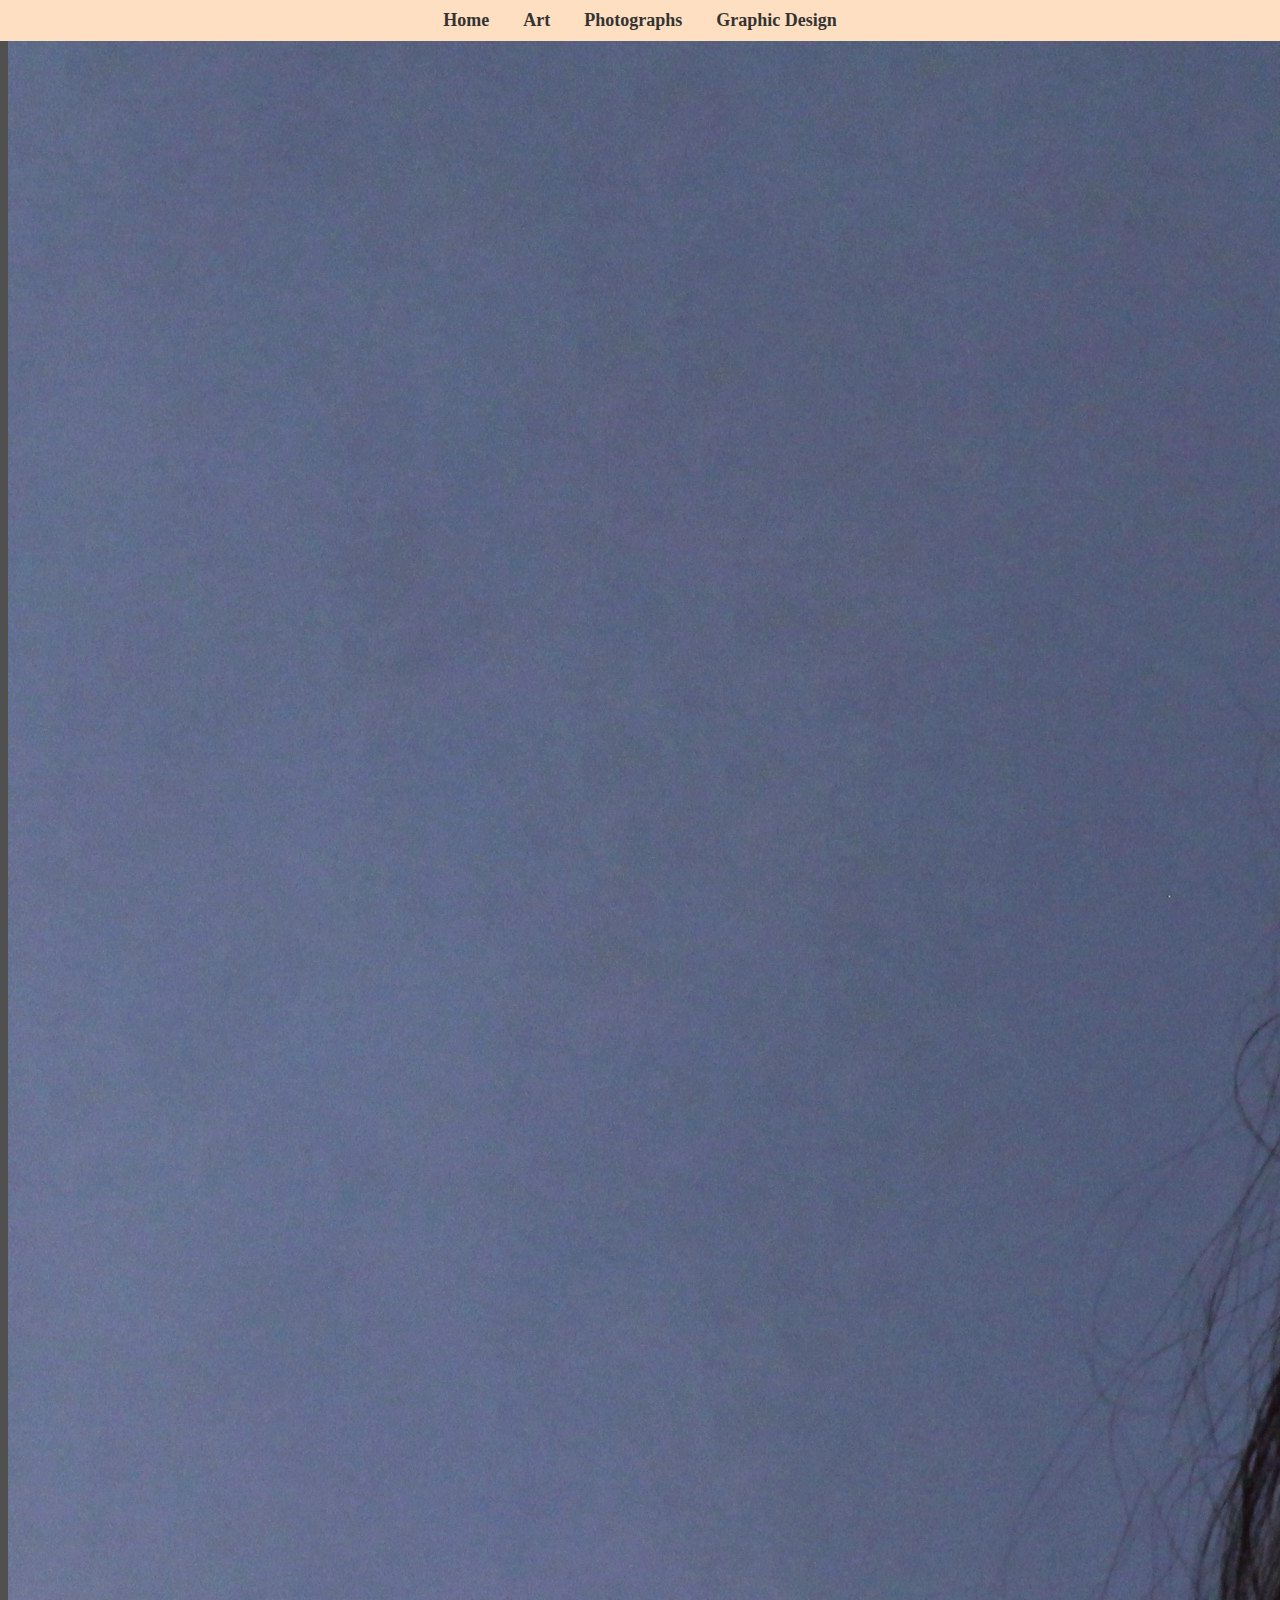
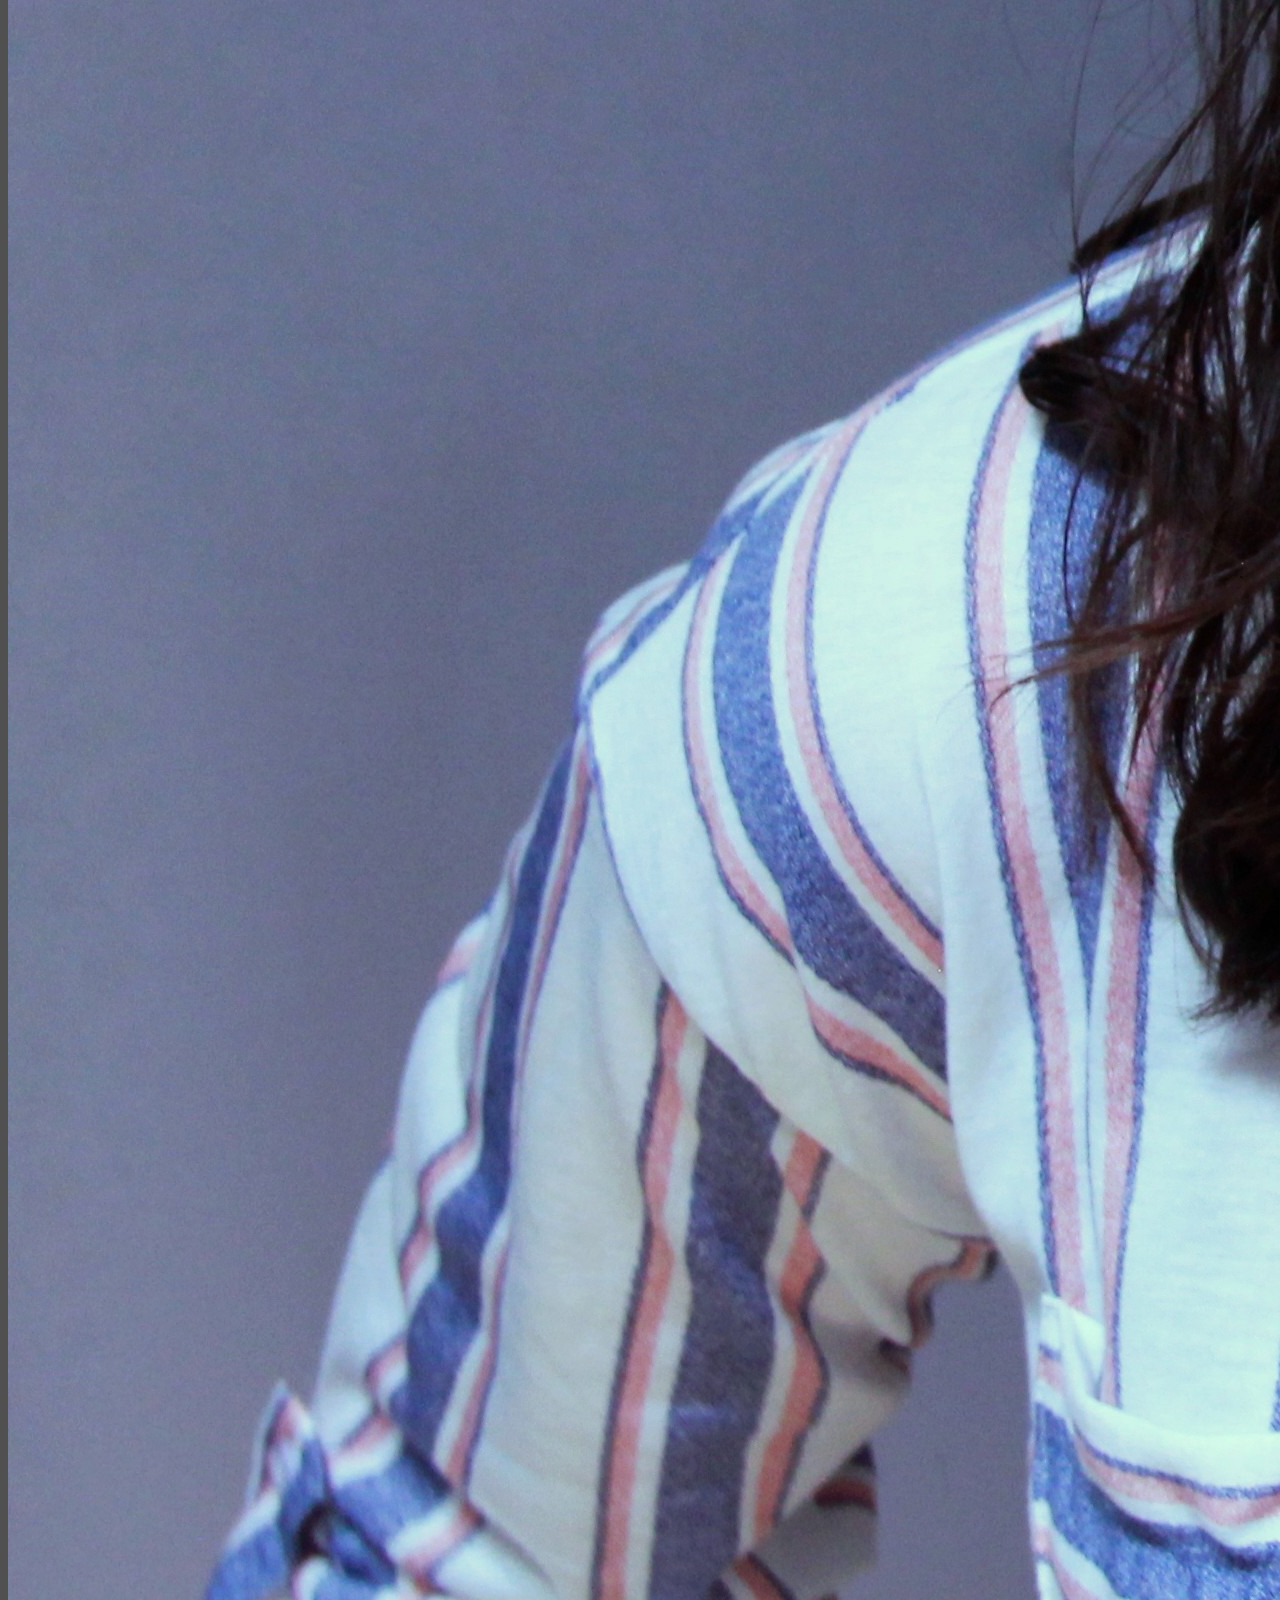
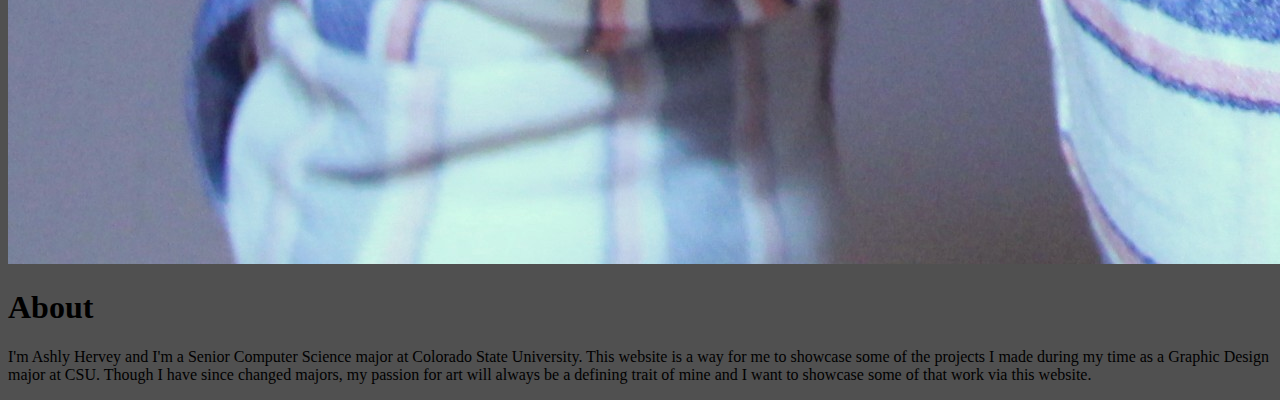
<file: index.html>
<!DOCTYPE html>
<html>
  <head>
    <link rel="preconnect" href="https://fonts.googleapis.com">
    <link rel="preconnect" href="https://fonts.gstatic.com" crossorigin>
    <link href="https://fonts.googleapis.com/css2?family=Merriweather&display=swap" rel="stylesheet">
    <link rel="stylesheet" href="Styles/navbar.css">
    <link rel="stylesheet" href="Styles/index.css">
    <title>Ashly Hervey's Portfolio</title>
  </head>
  <body>
  <header class="header">
    <nav>
      <ul>
          <li><a href="/Personal-Portfolio-Website/index.html">Home</a></li>
          <li><a href="/Personal-Portfolio-Website/art.html">Art</a></li>
          <li><a href="/Personal-Portfolio-Website/photos.html">Photographs</a></li>
          <li><a href="/Personal-Portfolio-Website/graphics.html">Graphic Design</a></li>
      </ul>
  </nav>
  </header>
  <div class="container">
    <img class="main-photo" src="Pictures/Portraits/Professional-headshot-PF.jpg">
    <div class="bio">
      <h1 class="subheading">About</h1>
      <p>
      I'm Ashly Hervey and I'm a Senior Computer Science major at Colorado State University. 
      This website is a way for me to showcase some of the projects I made during my time as a Graphic Design major at CSU.  
      Though I have since changed majors, my passion for art will always be a defining trait of mine and I 
      want to showcase some of that work via this website. 
      </p>
    </div>
  </div>
  </body>
</html>
</file>
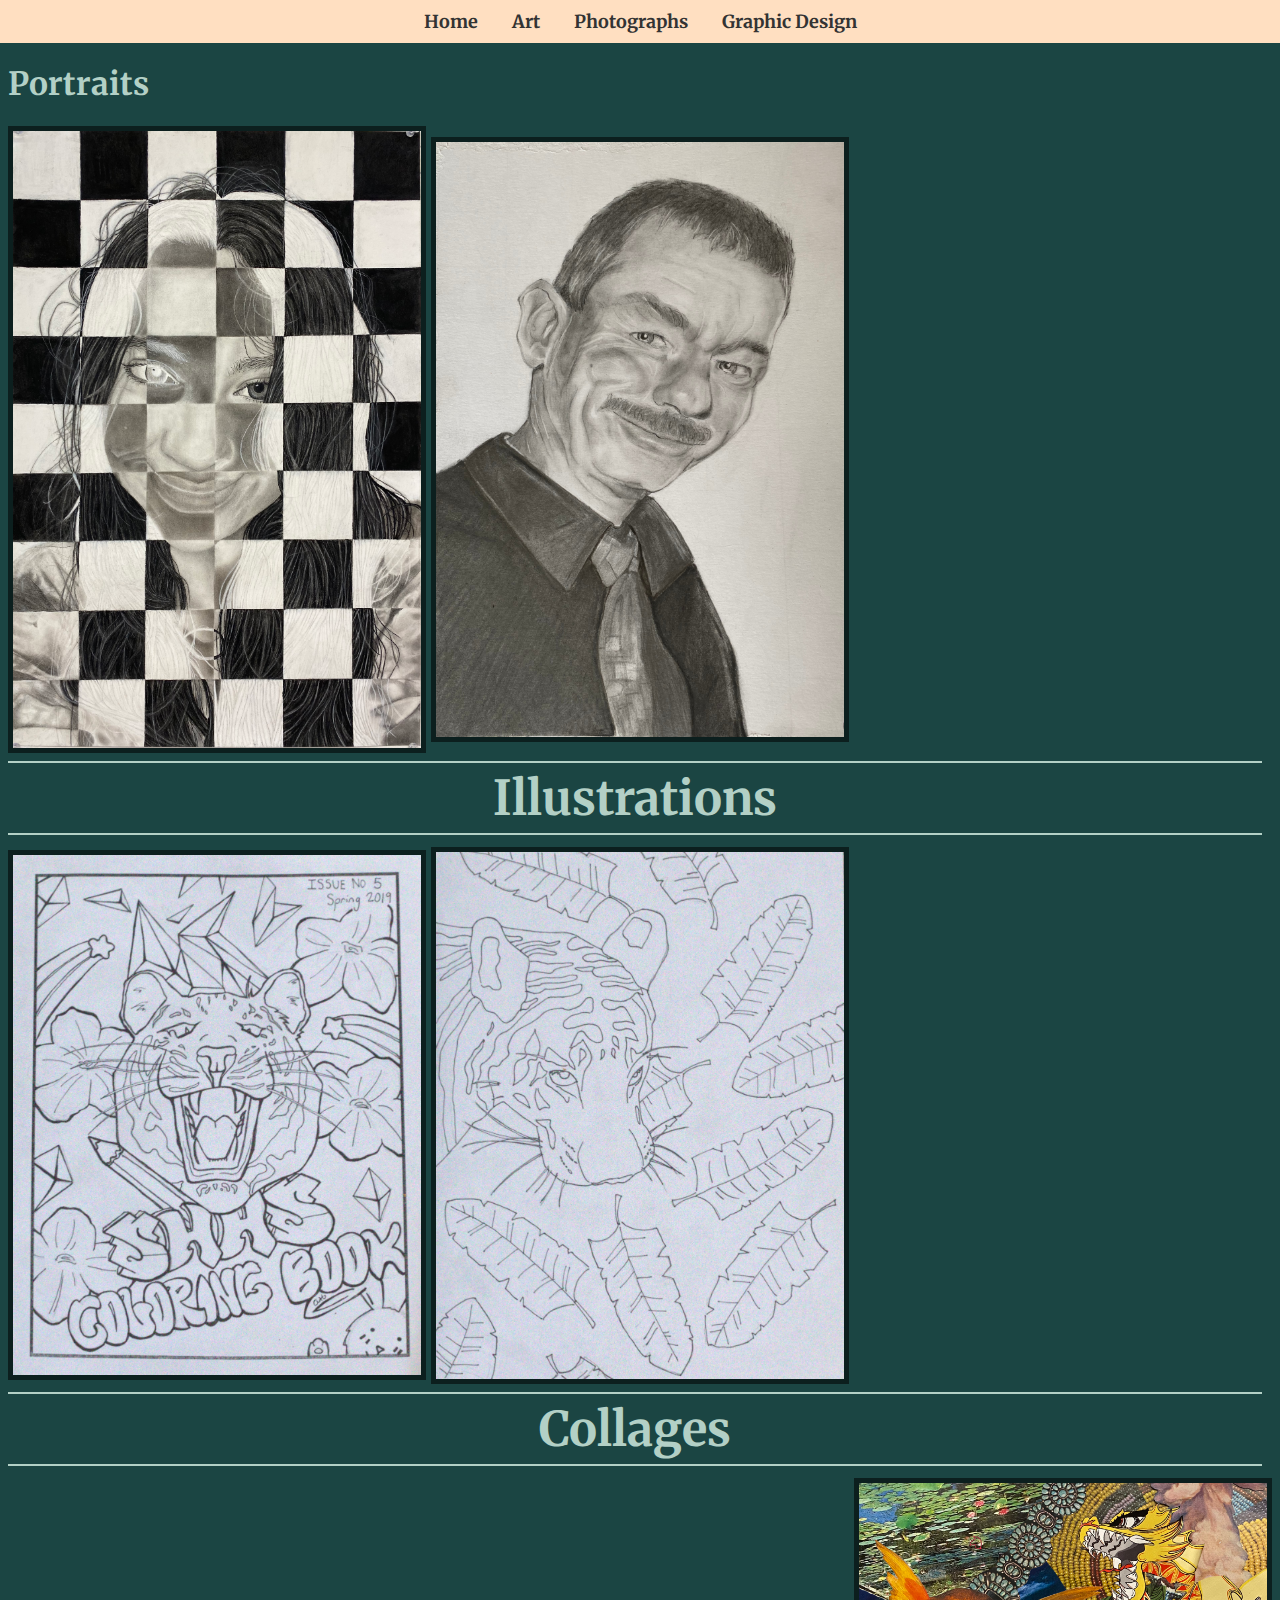
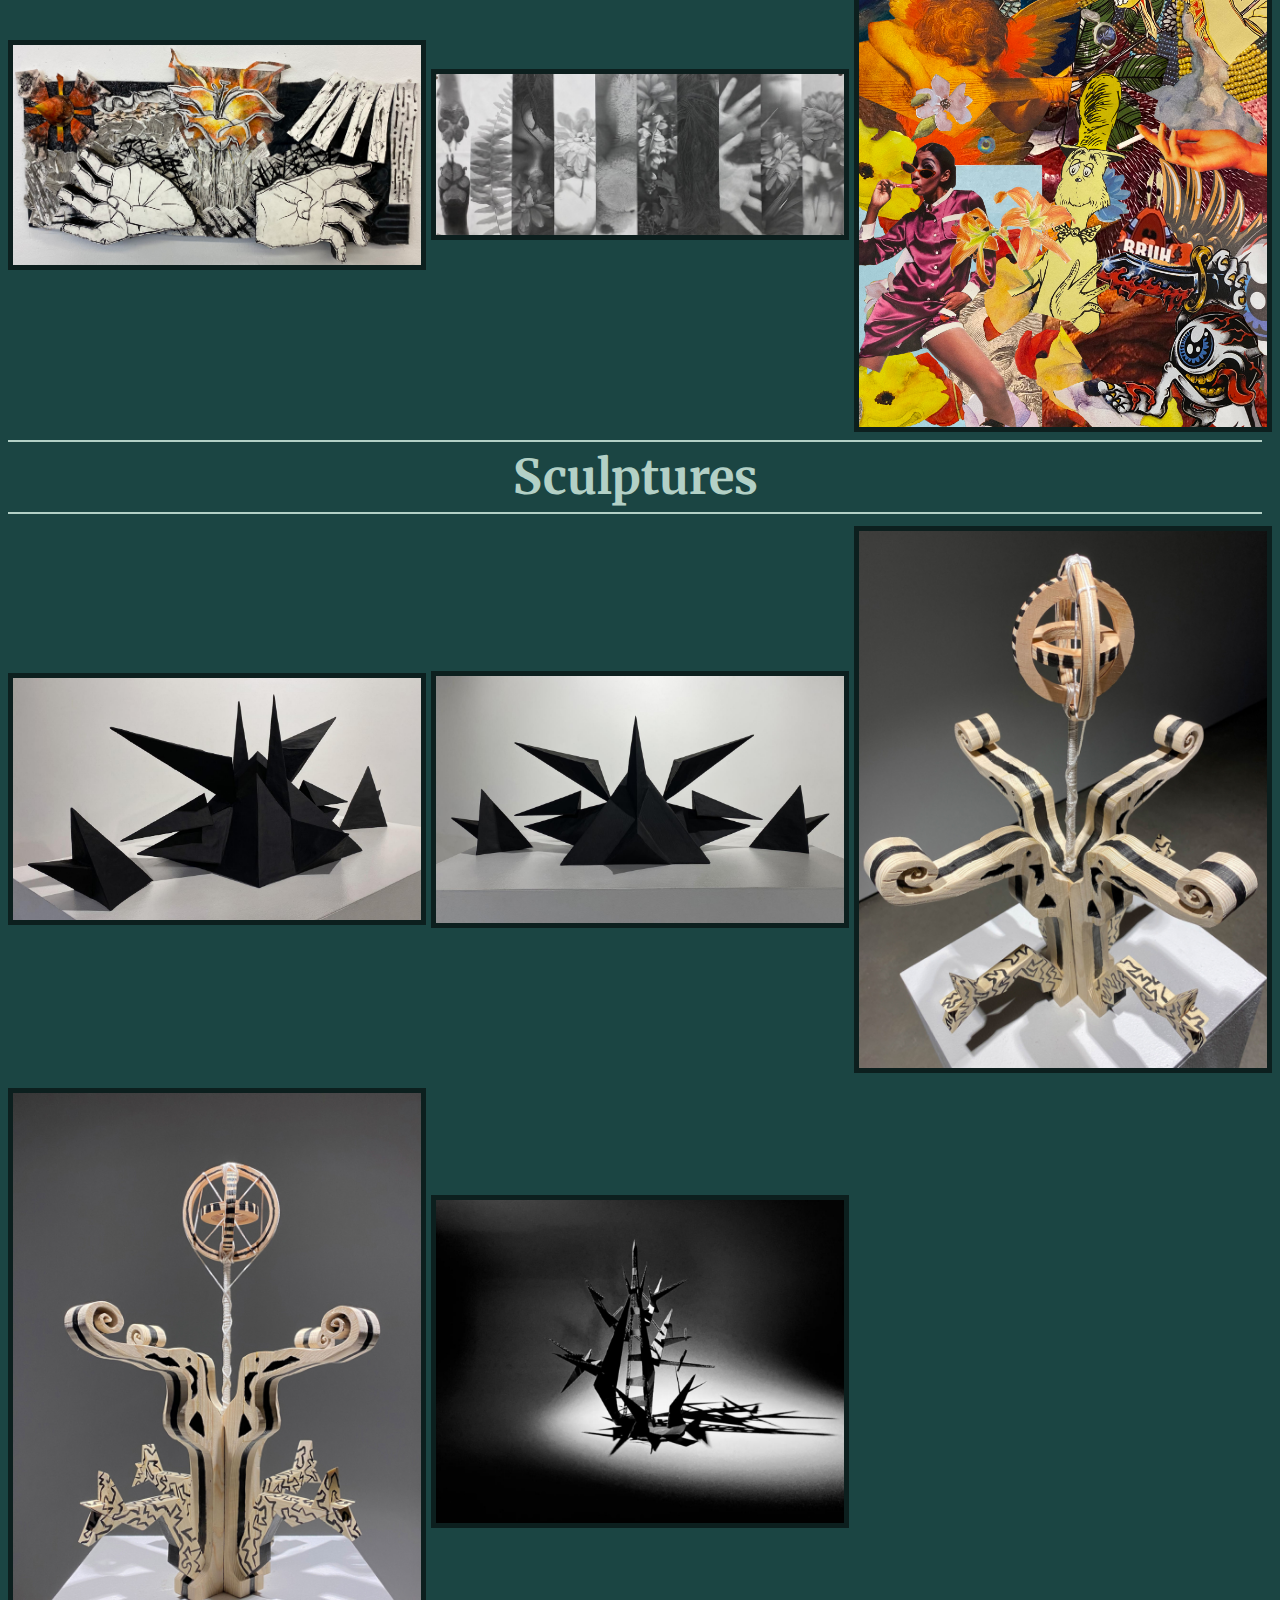
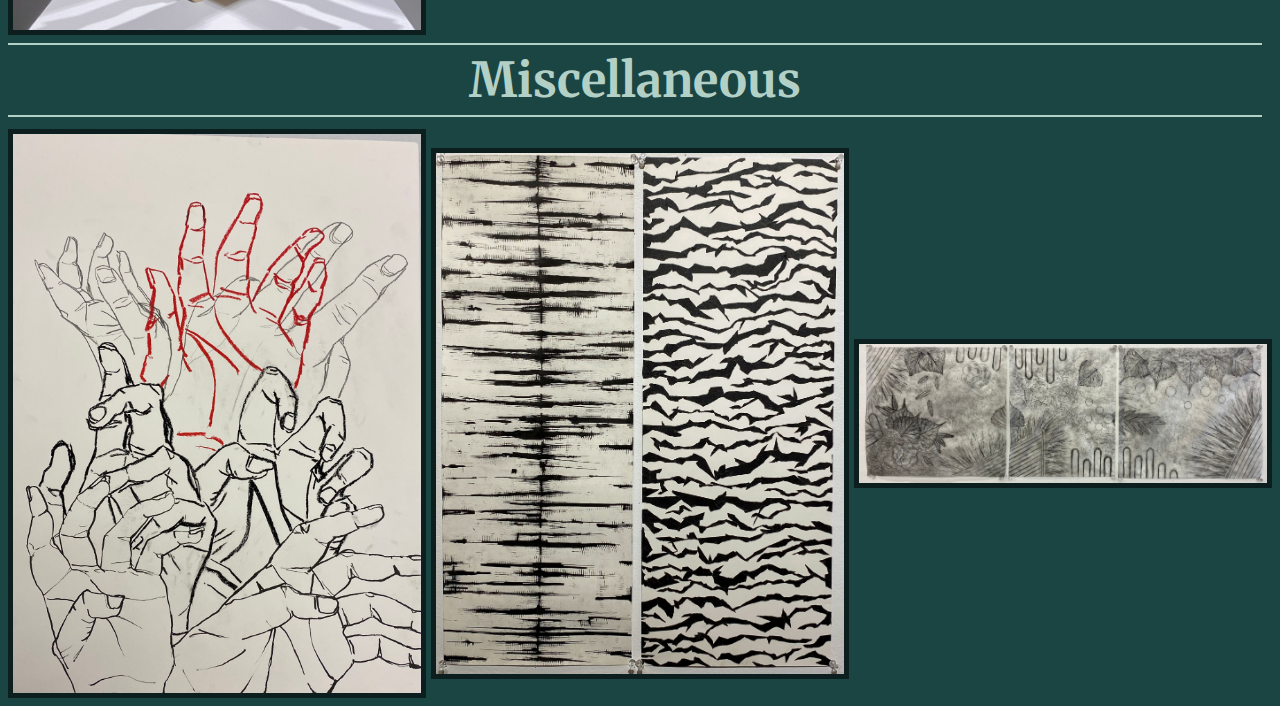
<file: art.html>
<!DOCTYPE html>
<html>
  <head>
    <link rel="preconnect" href="https://fonts.googleapis.com">
    <link rel="preconnect" href="https://fonts.gstatic.com" crossorigin>
    <link href="https://fonts.googleapis.com/css2?family=Merriweather&display=swap" rel="stylesheet">
    <link rel="stylesheet" href="Styles/navbar.css">
    <link rel="stylesheet" href="Styles/pages.css">
    <title>Ashly Hervey's Portfolio</title>
  </head>
  <body>
    <header class="header">
      <nav>
        <ul>
            <li><a href="index.html">Home</a></li>
            <li><a href="art.html">Art</a></li>
            <li><a href="photos.html">Photographs</a></li>
            <li><a href="graphics.html">Graphic Design</a></li>
        </ul>
      </nav>
    </header>

    <h1 class="first-subheading">Portraits</h1>

    <div class="grid-container">
        <div class="photos">
            <img class="photo" src="Pictures/Portraits/135_final.jpg">
          </div>

          <div class="photos">
            <img class="photo" src="Pictures/Portraits/dad.jpg">
          </div>
    </div>

    <h1 class="subheading">Illustrations</h1>

    <div class="grid-container">
      <div class="photos">
        <img class="photo" src="Pictures/Illustrations/Color2.jpg">
      </div>
      <div class="photos">
        <img class="photo" src="Pictures/Illustrations/Color1.jpg">
      </div>
    </div>

    <h1 class="subheading">Collages</h1>

    <div class="grid-container">
      <div class="photos">
        <img class="photo" src="Pictures/Abstract/Collage_recycled Final 1.jpg">
      </div>
      <div class="photos">
        <img class="photo" src="Pictures/Abstract/Art and Technology_self portrait.jpg">
      </div>
      <div class="photos">
        <img class="photo" src="Pictures/Abstract/AH-Collage.jpg">
        </div>
    </div>

    <h1 class="subheading">Sculptures</h1>

    <div class="grid-container">
      <div class="photos">
        <img class="photo" src="Pictures/Abstract/CONTEXT_01.jpg">
      </div>

      <div class="photos">
        <img class="photo" src="Pictures/Abstract/CONTEXT_02.jpg">
      </div>

      <div class="photos">
        <img class="photo" src="Pictures/Abstract/MATERIAL_01.jpg">
      </div>

      <div class="photos">
        <img class="photo" src="Pictures/Abstract/MATERIAL_02.jpg">
      </div>

      <div class="photos">
        <img class="photo" src="Pictures/Abstract/Hervey_LIGHT.jpg">
      </div>
    </div>

    <h1 class="subheading">Miscellaneous</h1>

    <div class="grid-container">
      <div class="photos">
        <img class="photo" src="Pictures/Abstract/hands.jpg">
      </div>
      <div class="photos">
        <img class="photo" src="Pictures/Abstract/line-final-1.jpeg">
      </div>
      <div class="photos">
        <img class="photo" src="Pictures/Abstract/TEXTUREsurface-final.jpg">
      </div>
    </div>
  </body>
</html>
</file>
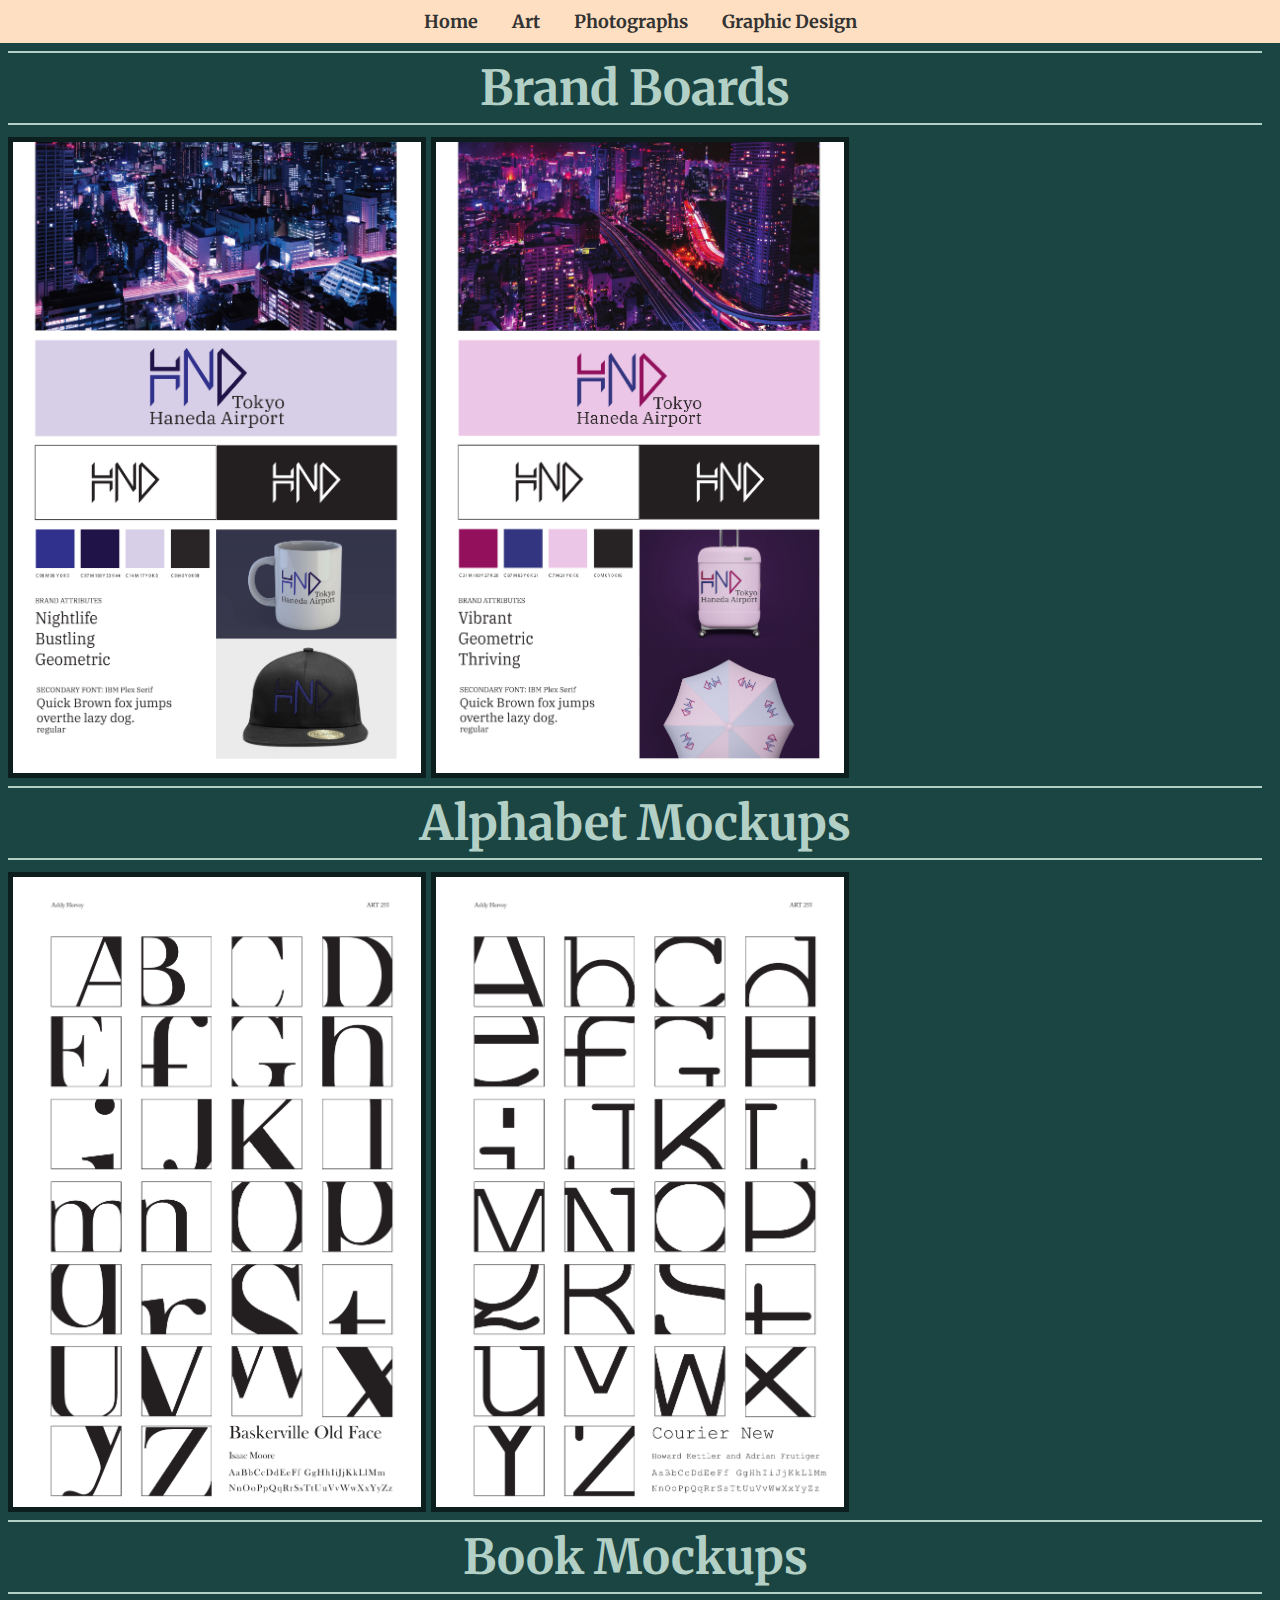
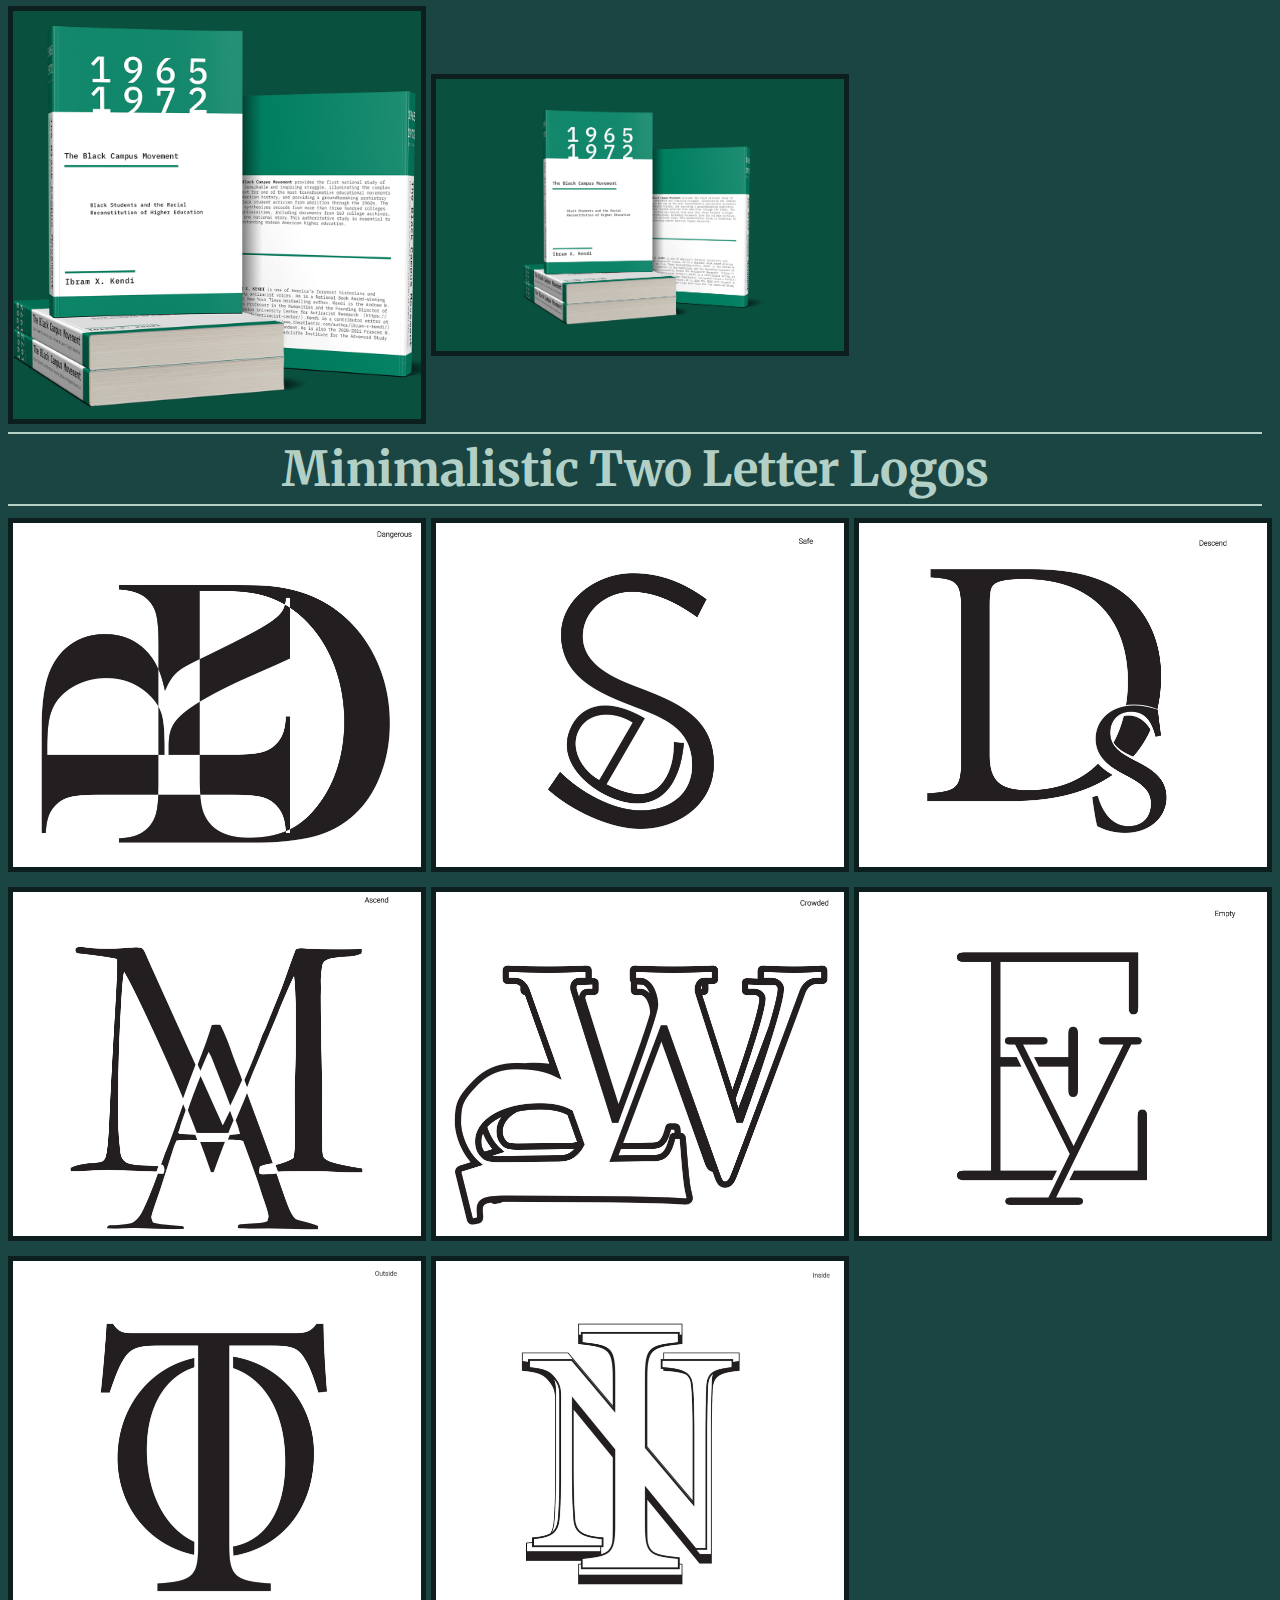
<file: graphics.html>
<!DOCTYPE html>
<html>
  <head>
    <link rel="preconnect" href="https://fonts.googleapis.com">
    <link rel="preconnect" href="https://fonts.gstatic.com" crossorigin>
    <link href="https://fonts.googleapis.com/css2?family=Merriweather&display=swap" rel="stylesheet">
    <link rel="stylesheet" href="Styles/navbar.css">
    <link rel="stylesheet" href="Styles/pages.css">
    <title>Ashly Hervey's Portfolio</title>
  </head>
  <body>
    <header class="header">
      <nav>
        <ul>
            <li><a href="index.html">Home</a></li>
            <li><a href="art.html">Art</a></li>
            <li><a href="photos.html">Photographs</a></li>
            <li><a href="graphics.html">Graphic Design</a></li>
        </ul>
      </nav>
    </header>

    <h1 class="subheading">Brand Boards</h1>

    <div class="grid-container">
        <div class="photos">
            <img class="photo" src="Pictures/GraphicDesign/BrandBoards - Ashly Hervey - 1.jpg">
          </div>

          <div class="photos">
            <img class="photo" src="Pictures/GraphicDesign/BrandBoards - Ashly Hervey - 2.jpg">
          </div>
    </div>

    <h1 class="subheading">Alphabet Mockups</h1>

    <div class="grid-container">
      <div class="photos">
        <img class="photo" src="Pictures/GraphicDesign/AshlyHervey_Parts_01.jpg">
      </div>

      <div class="photos">
        <img class="photo" src="Pictures/GraphicDesign/AshlyHervey_Parts_02.jpg">
      </div>
    </div>

    <h1 class="subheading">Book Mockups</h1>

    <div class="grid-container">
      <div class="photos">
        <img class="photo" src="Pictures/GraphicDesign/ig-post copy.jpg">
        </div>
      <div class="photos">
        <img class="photo" src="Pictures/GraphicDesign/book.jpg">
      </div>
    </div>

    <h1 class="subheading">Minimalistic Two Letter Logos</h1>

    <div class="grid-container">
      <div class="photos">
        <img class="photo" src="Pictures/GraphicDesign/parts_1.jpg">
      </div>

      <div class="photos">
        <img class="photo" src="Pictures/GraphicDesign/parts_2.jpg">
      </div>

      <div class="photos">
        <img class="photo" src="Pictures/GraphicDesign/parts_3.jpg">
      </div>

      <div class="photos">
        <img class="photo" src="Pictures/GraphicDesign/parts_4.jpg">
      </div>

      <div class="photos">
        <img class="photo" src="Pictures/GraphicDesign/parts_5.jpg">
      </div>

      <div class="photos">
        <img class="photo" src="Pictures/GraphicDesign/parts_6.jpg">
      </div>

      <div class="photos">
        <img class="photo" src="Pictures/GraphicDesign/parts_7.jpg">
      </div>

      <div class="photos">
        <img class="photo" src="Pictures/GraphicDesign/parts_8.jpg">
      </div>
    </div>

    <script src="scripts.js"></script>
  </body>
</html>
</file>
<file: Styles/navbar.css>
ul {
    padding: 0;
    margin: 0;
    list-style-type: none;
    text-align: center;
  }
  
  nav {
    background-color: #ffdfc1;
    position: fixed;
    top: 0;
    left: 0;
    right: 0;
    width: 100%;
    z-index: 100 hbnm ;
    padding: 10px 0px;
  }
  
  ul li {
    display: inline-block;
    margin: 0 15px;
  }
  
  ul li a {
    text-decoration: none;
    color: #333;
    font-size: 18px;
    font-weight: bold;
  }
  
  ul li a:hover {
    color: #003670ab;
  }
</file>
<file: Styles/index.css>
body {
  background-color: rgba(0, 0, 0, 0.685);
}
</file>
<file: Styles/pages.css>
html {
  scroll-behavior: smooth;
}

body {
    padding-top: 35px;
    margin-right: 18px;
    background-color: #1B4543;
    font-family: Merriweather, Arial;
    color: #B3D0C6;
  }

  .subheading {
    padding-top: 5px;
    margin-top: 8px;
    text-align: center;
    font-size: 3rem;
    border-top: 2px solid #B3D0C6;
    border-bottom: 2px solid #B3D0C6;
    padding-bottom: 5px;
    margin-bottom: 12px;
  }
  
  .photo {
    width: 100%;
    height: auto;
    object-fit: cover;
    display: block;
    border: 5px solid #0c1f1e;
    transition: 0.3s;
  }

  .zoomed-in {
    position: fixed;
    top: 0;
    left: 0;
    width: 100%;
    height: 100%;
    object-fit: contain;
    transition: 0.2s;
    z-index: 1000;
    background-color: #1B4543;
  }

  .photo:hover:not(.zoomed-in) {
    transform: scale(1.05);
  }
  
  .photos {
    position: relative;
  }
  
  .grid-container {
    display: grid;
    grid-template-columns: 1fr 1fr 1fr;
    align-items: center;
    column-gap: 15px;
    row-gap: 15px;
    margin-bottom: 0;
  }

  .grid-container.collapsed {
    max-height: 0px;
    opacity: 0;
    pointer-events: none;
  }
  
  @media (max-width: 750px) {
    .grid-container {
      grid-template-columns: 1fr;
    }
  }
    
  @media (min-width: 751px) and (max-width: 1149px) {
    .grid-container {
      grid-template-columns: 1fr 1fr; 
    }
  }
  
  @media (min-width: 1150px) {
    .grid-container {
      grid-template-columns: 1fr 1fr 1fr;
    }
  }
</file>
